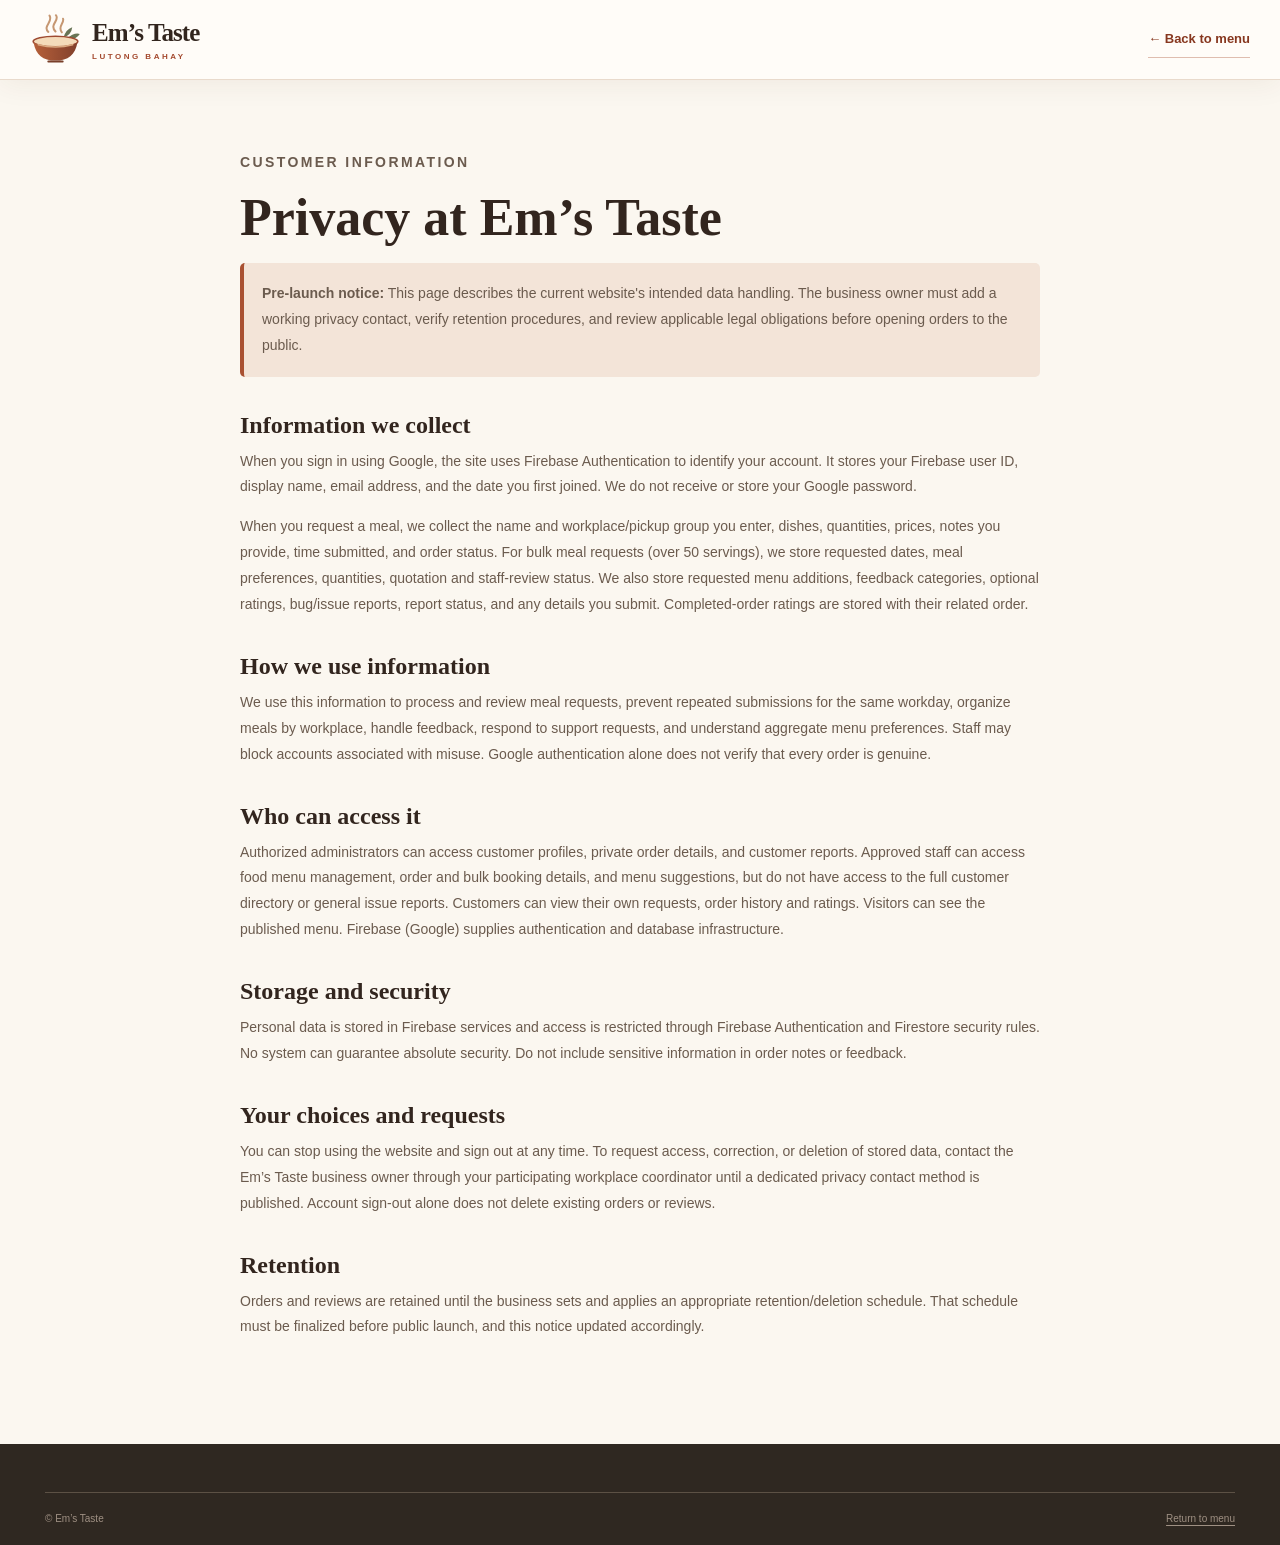
<file: privacy.html>
<!doctype html>
<html lang="en">
<head>
  <meta charset="utf-8">
  <meta name="viewport" content="width=device-width, initial-scale=1">
  <meta name="robots" content="noindex">
  <meta name="theme-color" content="#fcf8f1">
  <title>Privacy Notice | Em's Taste</title>
  <link rel="icon" href="logo.svg" type="image/svg+xml">
  <link rel="stylesheet" href="styles.css">
  <style>
    .privacy-main{max-width:800px;padding:70px 0 90px}
    .privacy-main h1{font:600 clamp(32px,5vw,52px) Georgia,serif;margin-bottom:16px}
    .privacy-main h2{font:600 24px Georgia,serif;margin:35px 0 10px}
    .privacy-main p,.privacy-main li{color:#6b5b4e;font-size:14px;line-height:1.85}
    .draft-note{padding:18px;background:#f3e4d8;border-left:4px solid #a95132;border-radius:5px}
    .privacy-main a{text-decoration:underline;text-underline-offset:3px}
  </style>
</head>
<body>
  <header class="site-header"><div class="shell nav-row">
    <a href="./" class="brand"><img src="logo.svg" alt="" width="49" height="49"><span class="brand-text"><strong>Em’s Taste</strong><small>LUTONG BAHAY</small></span></a>
    <a class="text-link" href="./">← Back to menu</a>
  </div></header>
  <main class="shell privacy-main">
    <p class="section-kicker">CUSTOMER INFORMATION</p>
    <h1>Privacy at Em’s Taste</h1>
    <p class="draft-note"><strong>Pre-launch notice:</strong> This page describes the current website's intended data handling. The business owner must add a working privacy contact, verify retention procedures, and review applicable legal obligations before opening orders to the public.</p>

    <h2>Information we collect</h2>
    <p>When you sign in using Google, the site uses Firebase Authentication to identify your account. It stores your Firebase user ID, display name, email address, and the date you first joined. We do not receive or store your Google password.</p>
    <p>When you request a meal, we collect the name and workplace/pickup group you enter, dishes, quantities, prices, notes you provide, time submitted, and order status. For bulk meal requests (over 50 servings), we store requested dates, meal preferences, quantities, quotation and staff-review status. We also store requested menu additions, feedback categories, optional ratings, bug/issue reports, report status, and any details you submit. Completed-order ratings are stored with their related order.</p>

    <h2>How we use information</h2>
    <p>We use this information to process and review meal requests, prevent repeated submissions for the same workday, organize meals by workplace, handle feedback, respond to support requests, and understand aggregate menu preferences. Staff may block accounts associated with misuse. Google authentication alone does not verify that every order is genuine.</p>

    <h2>Who can access it</h2>
    <p>Authorized administrators can access customer profiles, private order details, and customer reports. Approved staff can access food menu management, order and bulk booking details, and menu suggestions, but do not have access to the full customer directory or general issue reports. Customers can view their own requests, order history and ratings. Visitors can see the published menu. Firebase (Google) supplies authentication and database infrastructure.</p>

    <h2>Storage and security</h2>
    <p>Personal data is stored in Firebase services and access is restricted through Firebase Authentication and Firestore security rules. No system can guarantee absolute security. Do not include sensitive information in order notes or feedback.</p>

    <h2>Your choices and requests</h2>
    <p>You can stop using the website and sign out at any time. To request access, correction, or deletion of stored data, contact the Em’s Taste business owner through your participating workplace coordinator until a dedicated privacy contact method is published. Account sign-out alone does not delete existing orders or reviews.</p>

    <h2>Retention</h2>
    <p>Orders and reviews are retained until the business sets and applies an appropriate retention/deletion schedule. That schedule must be finalized before public launch, and this notice updated accordingly.</p>
  </main>
  <footer class="footer"><div class="shell footer-bottom"><span>© Em’s Taste</span><a href="./">Return to menu</a></div></footer>
</body></html>
</file>
<file: styles.css>
:root{--cream:#fcf8f1;--paper:#fffdfa;--ink:#35291f;--muted:#7a7069;--terracotta:#a95132;--terracotta-dark:#884028;--sand:#eddcc8;--sage:#74775a;--line:#ebdfd0;--peach:#f6ebe0;--heading:"Playfair Display",Georgia,serif;--body:"DM Sans",Arial,sans-serif}
*{box-sizing:border-box}html{scroll-behavior:smooth;scroll-padding-top:96px}body{margin:0;background:var(--cream);color:var(--ink);font-family:var(--body);font-size:15px;line-height:1.6}body.no-scroll{overflow:hidden}a{color:inherit;text-decoration:none}button,input,textarea{font:inherit}button{cursor:pointer}button:disabled{cursor:not-allowed}img,svg{max-width:100%}h1,h2,h3,p{margin-top:0}::selection{background:#edc6aa;color:var(--ink)}:focus-visible{outline:3px solid #c98b4e;outline-offset:3px}.shell{width:min(1190px,calc(100% - 64px));margin-inline:auto}.section-pad{padding:103px 0}.top-strip{height:32px;display:flex;align-items:center;justify-content:center;gap:13px;background:#74432d;color:#fff7e9;font-size:10px;letter-spacing:2px;font-weight:700;text-align:center}.tiny-star{font-size:11px;color:#e7b87d}
.site-header{background:rgba(252,248,241,.97);position:sticky;top:0;z-index:20;border-bottom:1px solid rgba(92,64,39,.1);backdrop-filter:blur(12px)}.nav-row{min-height:88px;display:flex;align-items:center;justify-content:space-between;gap:30px}.brand{display:inline-flex;align-items:center;gap:11px;flex-shrink:0}.brand img{width:54px;height:54px}.brand-text{display:flex;flex-direction:column;line-height:1.1}.brand-text strong{font:700 25px/1.2 var(--heading);letter-spacing:-.9px}.brand-text small{font-size:8px;letter-spacing:3px;color:var(--terracotta);font-weight:700;margin-top:5px}.main-nav{display:flex;align-items:center;gap:36px;margin-left:auto}.main-nav a{font-size:13px;color:#574c42;font-weight:600;transition:color .2s}.main-nav a:hover{color:var(--terracotta)}.cart-toggle{display:flex;align-items:center;gap:9px;background:#fff;border:1px solid var(--line);border-radius:100px;padding:10px 14px;color:var(--ink);font-size:12px;font-weight:700;transition:background .2s,transform .2s}.cart-toggle:hover{background:var(--peach);transform:translateY(-1px)}.cart-toggle svg{width:20px;height:20px}.cart-count{background:var(--terracotta);color:#fff;min-width:22px;height:22px;display:grid;place-items:center;border-radius:50%;font-size:11px}
.hero{overflow:hidden;background:radial-gradient(ellipse at 78% 25%,#fffdf9 0,#faf3e8 48%,#f7eddf 100%)}.hero-grid{display:grid;grid-template-columns:1.05fr .95fr;align-items:center;min-height:617px;gap:60px;padding-block:65px}.hero-copy{position:relative;z-index:1}.eyebrow,.section-kicker{font-size:11px;letter-spacing:2.4px;color:var(--terracotta);font-weight:700}.eyebrow{display:flex;gap:14px;align-items:center;margin-bottom:18px}.eyebrow-line{width:36px;height:1px;background:var(--terracotta)}.hero h1{font:500 clamp(43px,5.2vw,73px)/1.16 var(--heading);letter-spacing:-2.8px;margin-bottom:25px}.hero h1 em,.section-pad h2 em,.story-copy h2 em,.cta-row h2 em{color:var(--terracotta);font-weight:500}.hero-lead{max-width:470px;font-size:16px;line-height:1.85;color:#766c61;margin-bottom:31px}.hero-actions{display:flex;align-items:center;gap:26px;flex-wrap:wrap}.button{border-radius:7px;display:inline-flex;justify-content:center;align-items:center;gap:26px;min-height:53px;padding:14px 24px;border:1px solid transparent;font-weight:700;font-size:13px;transition:transform .2s,background .2s,box-shadow .2s;text-align:center}.button:hover:not(:disabled){transform:translateY(-2px);box-shadow:0 8px 25px #55240926}.button-primary{background:var(--terracotta);color:#fff}.button-primary:hover:not(:disabled){background:var(--terracotta-dark)}.button-primary:disabled{background:#b9aea3;color:white}.text-link{color:var(--terracotta-dark);font-weight:700;font-size:13px;border-bottom:1px solid #a951325e;padding-block:8px}.hero-divider{height:1px;background:#e4d5c2;max-width:480px;margin:36px 0 20px}.hero-points{display:flex;gap:24px;color:#776f64;font-size:11px;font-weight:600;flex-wrap:wrap}.hero-art{height:490px;display:grid;place-items:center;position:relative}.hero-art-ring{width:440px;height:440px;max-width:95%;border:1px solid #debda1;border-radius:50%;position:absolute;box-shadow:0 0 0 28px #f3e6d6,0 0 0 29px #e2ceba80}.hero-art-inner{z-index:1;width:365px;max-width:83%;height:390px;border-radius:46% 46% 43% 43%;background:radial-gradient(circle at 55% 28%,#fff9ec 0%,#f2dfc3 80%);display:flex;flex-direction:column;align-items:center;justify-content:center;box-shadow:0 12px 90px #95522c10}.art-overline{color:#856a56;letter-spacing:2.4px;font-size:10px;font-weight:700;margin-top:22px}.hero-bowl{width:300px;margin:8px auto 0;filter:drop-shadow(0 12px 10px #9d613f21)}.art-script{font:italic 24px var(--heading);margin-top:-3px;color:#854529}.art-caption{font-size:11px;letter-spacing:2px;margin-top:4px;color:#816e60;text-transform:uppercase}.art-floating{position:absolute;z-index:2;background:#fffdf8;box-shadow:0 8px 28px #7f4a2b17;padding:12px 15px;border-radius:4px;color:#9b5030;font-size:10px;letter-spacing:1.4px;font-weight:700}.art-floating-top{top:66px;right:0;transform:rotate(6deg)}.art-floating-bottom{bottom:73px;left:-21px;transform:rotate(-5deg)}
.order-notice{border-block:1px solid #e8d8c6;background:#f0e5d6}.notice-row{display:flex;align-items:center;gap:17px;min-height:94px}.notice-icon{color:var(--terracotta);font:48px/1 var(--heading)}.notice-main{display:flex;flex-direction:column;flex:1;gap:2px}.notice-main strong{font-size:14px}.notice-main span{font-size:12px;color:#75675d}.status-pill{border:1px solid #a6a57d;background:#e7e7d6;color:#656d4f;padding:8px 16px;border-radius:99px;font-size:11px;font-weight:700;white-space:nowrap}.status-pill.closed{color:#894a35;border-color:#dcad98;background:#f8e9e1}
.section-top{display:flex;justify-content:space-between;align-items:flex-end;gap:32px}.section-kicker{margin-bottom:12px}.section-pad h2,.story-copy h2,.cta-row h2{font:500 clamp(32px,3.7vw,48px)/1.3 var(--heading);letter-spacing:-1.4px;margin-bottom:15px}.section-desc{color:#766c62;max-width:550px;line-height:1.85}.menu-date-box{background:#fff;border:1px solid var(--line);border-radius:12px;min-width:224px;padding:17px 20px;box-shadow:0 6px 27px #63452a09}.menu-date-box span{display:block;color:var(--terracotta);font-size:9px;letter-spacing:2px;font-weight:700}.menu-date-box strong{display:block;font-size:17px;font-family:var(--heading);margin:3px 0}.menu-date-box small{display:block;color:#85786b;font-size:10px}.menu-toolbar{border-bottom:1px solid var(--line);display:flex;justify-content:space-between;align-items:center;margin-top:35px;margin-bottom:26px;gap:12px}.filters{display:flex;flex-wrap:wrap;gap:28px}.filter{border:0;border-bottom:2px solid transparent;background:transparent;padding:0 0 14px;color:#8a7d70;font-size:13px;font-weight:700}.filter:hover{color:var(--terracotta)}.filter.active{border-color:var(--terracotta);color:var(--terracotta)}.menu-count{font-size:11px;color:#998c80;padding-bottom:12px}.menu-grid{display:grid;grid-template-columns:repeat(3,minmax(0,1fr));gap:23px}.food-card{background:white;border:1px solid #ebdfd0;border-radius:15px;overflow:hidden;box-shadow:0 9px 30px #6946310a;display:flex;flex-direction:column;transition:transform .2s,box-shadow .2s}.food-card:hover{transform:translateY(-5px);box-shadow:0 17px 35px #69463116}.food-visual{height:184px;position:relative;display:flex;align-items:center;justify-content:center;overflow:hidden;background:linear-gradient(145deg,#f8ead9,#e6c9ab)}.food-visual.sage{background:linear-gradient(145deg,#eeeddb,#c9ccac)}.food-visual.coral{background:linear-gradient(145deg,#f9e8d8,#e7bba0)}.food-visual.cream{background:linear-gradient(145deg,#f8f0e5,#e8dbc8)}.food-visual img{width:100%;height:100%;object-fit:cover}.food-visual-icon{width:120px;height:120px;opacity:.9;filter:drop-shadow(0 13px 7px #8c51211d);transform:rotate(-7deg)}.food-visual::after{content:"";width:220px;height:220px;position:absolute;right:-65px;top:-105px;border-radius:50%;border:1px solid #ffffff6b}.food-tag{position:absolute;top:15px;left:15px;background:#ffffffed;color:#7b4b33;padding:5px 11px;font-size:9px;font-weight:700;border-radius:20px;letter-spacing:.6px;z-index:1}.food-content{padding:21px 21px 18px;display:flex;flex-direction:column;flex:1}.food-category{font-size:10px;color:var(--terracotta);letter-spacing:1.5px;text-transform:uppercase;font-weight:700;margin:0 0 5px}.food-content h3{font:600 22px/1.35 var(--heading);margin:0 0 7px}.food-description{color:#857a70;font-size:12px;line-height:1.7;min-height:44px;flex:1}.food-bottom{display:flex;align-items:center;justify-content:space-between;gap:10px;margin-top:16px}.price{font:700 20px var(--heading)}.add-button{height:37px;min-width:102px;border-radius:7px;border:1px solid #bd7b61;color:var(--terracotta-dark);background:#fffaf6;font-size:12px;font-weight:700}.add-button:hover:not(:disabled){background:#9f4e32;color:white}.add-button:disabled{border-color:#e2d6c9;color:#aaa099;background:#eeeae4}.menu-disclaimer{margin-top:24px;color:#8f8377;font-size:11px}
.steps-section{text-align:center;background:#f1e8dd}.steps-section h2{margin-bottom:46px}.steps{display:grid;grid-template-columns:repeat(3,1fr);gap:20px;text-align:left}.step{background:#fbf8f2;padding:32px 30px 29px;border:1px solid #e8dccc;border-radius:12px;position:relative}.step-number{position:absolute;right:23px;top:17px;font:500 33px var(--heading);color:#e7d9c5}.step-icon{width:52px;height:52px;display:grid;place-items:center;border-radius:50%;background:#f0ded0;color:var(--terracotta);font:30px var(--heading);margin-bottom:24px}.step h3{font:600 21px var(--heading);margin-bottom:10px}.step p{font-size:13px;color:#7d7067;line-height:1.8;margin-bottom:0}.step-footnote{margin-top:23px;font-size:12px;color:#837363}
.story-section{background:var(--paper);padding:105px 0}.story-grid{display:grid;grid-template-columns:.9fr 1.1fr;align-items:center;gap:110px}.story-mark{background:#efe1cd;min-height:370px;padding:30px;display:grid;place-items:center;position:relative}.story-mark:before,.story-mark:after{content:"";position:absolute;border:1px solid #d4b99b;inset:17px}.story-mark:after{inset:26px;border-color:#ffffffad}.story-mark-inner{z-index:1;display:flex;flex-direction:column;align-items:center;justify-content:center;gap:6px}.story-script{font:italic 35px/1.15 var(--heading);text-align:center;color:#99523a}.story-mark img{max-width:105px}.story-seal{font-weight:700;font-size:8px;letter-spacing:2px;color:#776049}.story-copy p:not(.section-kicker){font-size:15px;color:#7c7065;line-height:1.95}.story-signature{display:inline-block;margin-top:14px;font:italic 20px var(--heading);color:var(--terracotta)}.cta-section{background:#8c472f;color:#fff6ea;padding:67px 0}.cta-row{display:flex;justify-content:space-between;align-items:center;gap:25px}.cta-row h2{margin-bottom:8px}.cta-row h2 em{color:#f0c7a5}.cta-row .section-kicker{color:#efc4a6}.cta-row p:not(.section-kicker){color:#efddce;margin:0}.button-light{background:#fff7ed;color:#85432d}.button-light:hover{background:white}
.footer{background:#2f2821;color:#e9ddd0;padding:48px 0 18px}.footer-main,.footer-bottom{display:flex;justify-content:space-between;gap:20px}.footer-main{align-items:center;padding-bottom:34px}.footer-brand{display:flex;flex-direction:column;gap:4px;font-size:12px;color:#baa89a}.footer-title{font:500 30px var(--heading);color:white}.footer-info{display:flex;flex-direction:column;gap:4px;font-size:12px;text-align:right;color:#baa89a}.footer-bottom{border-top:1px solid #5c5145;padding-top:18px;font-size:10px;color:#9f9083}
.cart-overlay,.review-overlay{position:fixed;inset:0;background:#231a13a8;z-index:40}.cart-drawer{position:fixed;right:0;top:0;bottom:0;width:min(465px,100%);background:var(--paper);z-index:41;display:flex;flex-direction:column;transform:translateX(110%);visibility:hidden;transition:transform .28s ease,visibility .28s;box-shadow:-12px 0 45px #0002}.cart-drawer.open{transform:translateX(0);visibility:visible}.drawer-head{padding:23px 27px 18px;border-bottom:1px solid var(--line);display:flex;align-items:flex-start;justify-content:space-between}.drawer-head h2{font:600 30px var(--heading);margin-bottom:0}.drawer-head h2 span{font:500 16px var(--body);color:#9f9185}.drawer-head .section-kicker{margin-bottom:2px}.icon-close{height:37px;width:37px;display:grid;place-items:center;font-size:27px;line-height:1;background:#f6eee4;border:0;border-radius:50%;color:#7e523a}.icon-close:hover{background:#ecd8c3}.drawer-body{padding:22px 27px;flex:1;overflow:auto;overscroll-behavior:contain}.cart-items{display:grid;gap:14px}.empty-cart{text-align:center;padding:50px 15px 35px;color:#897a6b}.empty-cart-icon{display:block;font:48px var(--heading);color:var(--terracotta);margin-bottom:10px}.empty-cart strong{display:block;color:var(--ink);font:600 24px var(--heading)}.empty-cart p{font-size:13px}.cart-item{border-bottom:1px solid var(--line);padding-bottom:15px;display:flex;justify-content:space-between;gap:13px}.cart-item h3{font:600 17px var(--heading);margin-bottom:2px}.cart-item p{font-size:11px;color:var(--muted);margin-bottom:0}.cart-item-right{text-align:right;flex-shrink:0}.cart-item-right strong{font-size:13px}.quantity{display:flex;align-items:center;gap:12px;justify-content:flex-end;margin-top:11px}.quantity button{border:1px solid #dfcdb9;border-radius:50%;background:#fff9f3;width:26px;height:26px;color:var(--terracotta);font-size:17px;line-height:1}.quantity button:disabled{opacity:.4}.quantity span{font-size:12px;font-weight:700}.order-form{margin-top:28px}.order-form h3{font:600 21px var(--heading);margin-bottom:13px}.order-form label{display:block;font-size:12px;font-weight:700;margin:14px 0 6px}.optional{color:#a09284;font-weight:400}.order-form input,.order-form textarea{display:block;width:100%;background:#fff;border:1px solid #e1d4c6;border-radius:7px;padding:11px 12px;color:var(--ink);font-size:13px;outline:none}.order-form input:focus,.order-form textarea:focus{border-color:var(--terracotta);box-shadow:0 0 0 3px #cfa48832}.order-form textarea{resize:vertical}.drawer-footer{padding:20px 27px 24px;border-top:1px solid var(--line);box-shadow:0 -5px 12px #825c3107}.total-line{display:flex;align-items:center;justify-content:space-between}.total-line span{font-weight:700;font-size:13px}.total-line strong{font:600 27px var(--heading)}.cart-meta{font-size:11px;color:#8b7d70}.button-full{width:100%}.checkout-disclaimer{font-size:10px;color:#9a8a7d;line-height:1.55;margin:11px 0 0}
.review-overlay:not([hidden]){display:grid;place-items:center;padding:18px;z-index:60}.review-dialog{position:relative;background:var(--paper);border-radius:13px;padding:30px;width:min(520px,100%);max-height:calc(100vh - 35px);overflow:auto;box-shadow:0 24px 80px #0003}.review-close{position:absolute;right:16px;top:16px}.review-check{background:#e8efdd;width:54px;height:54px;color:#5d7344;display:grid;place-items:center;border-radius:50%;font-size:25px;margin-bottom:15px}.review-dialog h2{font:600 30px var(--heading);margin:4px 0 9px}.review-dialog>p:not(.section-kicker):not(.share-feedback){color:#7b6d62;font-size:13px}.order-summary{white-space:pre-wrap;word-break:break-word;max-height:230px;overflow:auto;background:#f4eadf;border:1px solid #e4d3bd;border-radius:7px;padding:17px;font:12px/1.7 ui-monospace,Consolas,monospace;color:#43352a}.review-actions{display:flex;gap:10px}.review-actions .button{flex:1;gap:5px}.button-outline{border-color:var(--terracotta);color:var(--terracotta);background:#fff}.share-feedback{font-size:12px;color:#637447;min-height:19px;margin:12px 0 0}.review-overlay[hidden],.cart-overlay[hidden]{display:none}
@media (max-width:980px){.hero-grid{gap:20px}.hero-art{height:440px}.hero-art-ring{width:330px;height:330px}.hero-art-inner{height:333px;width:315px}.hero-bowl{width:270px}.art-floating-bottom{left:2px}.main-nav{gap:20px}.story-grid{gap:50px}}
@media (max-width:760px){.shell{width:min(100% - 36px,580px)}.nav-row{min-height:72px;gap:15px}.brand img{width:44px;height:44px}.brand-text strong{font-size:22px}.main-nav{display:none}.cart-toggle{padding:8px 10px}.cart-word{display:none}.hero-grid{grid-template-columns:1fr;padding-block:63px 35px;gap:15px}.hero h1{letter-spacing:-1.6px}.hero-lead{font-size:14px}.hero-art{height:330px}.hero-art-ring{width:288px;height:288px;box-shadow:0 0 0 19px #f3e6d6,0 0 0 20px #e2ceba80}.hero-art-inner{height:284px;width:279px}.hero-bowl{width:235px;margin-top:0}.art-overline{font-size:9px}.art-script{font-size:20px}.art-floating{font-size:8px;padding:8px 10px}.art-floating-top{right:8px;top:36px}.art-floating-bottom{bottom:44px;left:2px}.notice-row{padding-block:17px;min-height:0;gap:11px}.notice-icon{font-size:36px}.notice-main strong{font-size:12px}.notice-main span{font-size:11px}.status-pill{font-size:9px;padding:7px 10px}.section-pad{padding:70px 0}.section-top{align-items:flex-start;flex-direction:column;gap:13px}.menu-date-box{width:100%;min-width:0}.menu-toolbar{margin-top:27px}.filters{gap:17px}.filter{font-size:12px}.menu-count{display:none}.menu-grid{grid-template-columns:repeat(2,minmax(0,1fr));gap:13px}.food-visual{height:147px}.food-visual-icon{width:95px;height:95px}.food-content{padding:13px}.food-content h3{font-size:18px}.food-description{font-size:11px;min-height:55px}.food-bottom{align-items:flex-start;flex-direction:column;gap:6px;margin-top:11px}.price{font-size:19px}.add-button{width:100%}.steps{grid-template-columns:1fr}.steps-section h2{margin-bottom:28px}.step{padding:24px}.step-icon{margin-bottom:14px}.story-section{padding:70px 0}.story-grid{grid-template-columns:1fr;gap:35px}.story-mark{min-height:280px}.story-script{font-size:31px}.story-copy p:not(.section-kicker){font-size:13px}.cta-row{flex-direction:column;align-items:flex-start}.footer-main{flex-direction:column;align-items:flex-start}.footer-info{text-align:left}.footer-bottom{flex-direction:column;gap:3px}.review-actions{flex-direction:column}}
@media (max-width:390px){.top-strip{letter-spacing:1px;font-size:8px}.shell{width:calc(100% - 28px)}.hero-actions{gap:15px}.hero-points{gap:12px}.hero-art-ring{max-width:83%}.food-visual{height:123px}.food-card h3{font-size:16px}.food-tag{font-size:8px;top:9px;left:9px;padding:4px 7px}.notice-icon{display:none}}
@media (prefers-reduced-motion:reduce){html{scroll-behavior:auto}*,*:before,*:after{animation-duration:.01ms!important;transition-duration:.01ms!important}}\n.checkout-error{color:#a93e2c;font-size:12px;line-height:1.5;margin-top:10px;min-height:2px}.footer-bottom a{text-decoration:underline;text-underline-offset:3px}.footer-bottom a:hover{color:#fff}\n
/* Signed-in customer experience */
.account-shortcut{border:1px solid var(--terracotta);background:#fffaf4;border-radius:50px;color:var(--terracotta-dark);font:700 12px var(--body);padding:9px 16px;white-space:nowrap}
.account-shortcut:hover{background:#f4e6d7}
.customer-section{background:#f9f2e8;border-bottom:1px solid var(--line);padding:28px 0}
.customer-shell{display:grid;gap:12px}
.customer-account-row{display:flex;align-items:center;justify-content:space-between;gap:20px}
.customer-account-row h2{font:600 25px var(--heading);margin:2px 0}
.customer-account-row .section-kicker{margin:0}
.customer-account-row p:not(.section-kicker){font-size:12px;color:var(--muted);margin:0}
.customer-actions{display:flex;align-items:center;gap:9px;flex-wrap:wrap}
.customer-actions .button{min-height:43px;padding:11px 17px;white-space:nowrap;font-size:12px}
.customer-privacy{font-size:11px;color:#8b7969;margin:0}
.customer-privacy a{text-decoration:underline;text-underline-offset:2px}
#customer-history{margin-top:13px;padding-top:17px;border-top:1px solid var(--line)}
#customer-history h3{font:600 24px var(--heading);margin-bottom:15px}
.my-orders{display:grid;grid-template-columns:repeat(auto-fit,minmax(260px,1fr));gap:13px}
.my-order-card{background:#fff;border:1px solid var(--line);border-radius:10px;padding:18px;min-width:0}
.my-order-card h4{font:600 18px var(--heading);margin:0 0 4px}
.my-order-card small{font-size:11px;color:#816f60}
.my-order-card p{font-size:12px;color:#6c5c50;margin:9px 0}
.my-order-card .order-status{font-weight:700;text-transform:capitalize;color:var(--terracotta-dark)}
.my-order-card .order-status.completed{color:#476938}
.my-review-form{border-top:1px solid var(--line);margin-top:14px;padding-top:12px}
.my-review-form label{display:block;font-size:12px;font-weight:700;margin-bottom:7px}
.my-review-form select,.my-review-form textarea{font:13px var(--body);padding:9px;border:1px solid #decbb8;background:#fff;border-radius:6px;width:100%;margin-bottom:8px}
.my-review-form .button{min-height:40px;font-size:12px}
.my-review-notice{font-size:12px;color:#4b683c}
.cart-auth-notice{margin:0 0 13px;padding:10px;border-radius:7px;background:#f4e4d4;color:#8d452c;font-size:12px}
@media(max-width:900px){.customer-account-row{align-items:flex-start;flex-direction:column}}
@media(max-width:760px){.nav-row{gap:9px}.account-shortcut{padding:8px;font-size:11px}.brand-text strong{font-size:19px}.cart-toggle{min-width:47px;gap:4px}.my-orders{grid-template-columns:1fr}}

/* Customer modules: feedback, meal ideas and large bookings. */
.customer-services{background:#fdfaf5;border-top:1px solid var(--line)}
.customer-service-grid{display:grid;grid-template-columns:repeat(2,minmax(0,1fr));gap:24px;margin-top:27px}
.customer-services h2{font:500 clamp(30px,3.5vw,45px)/1.25 var(--heading);margin:7px 0 13px}
.customer-services h2 em{color:var(--terracotta);font-weight:500}
.request-form{padding:25px;border:1px solid var(--line);border-radius:13px;background:#fff;box-shadow:0 8px 25px #624b3208;display:flex;flex-direction:column;gap:0;align-items:stretch}
.request-form h3{font:600 25px var(--heading);margin:0 0 6px}
.request-form .muted{color:#817365;font-size:12px;line-height:1.7}
.request-form label{display:block;font-size:12px;font-weight:700;margin:13px 0 6px}
.request-form input,.request-form select,.request-form textarea{width:100%;font:13px var(--body);padding:11px;border:1px solid #dfcbbb;background:#fff;border-radius:7px;color:var(--ink)}
.request-form textarea{resize:vertical}
.request-form .button{margin-top:21px;align-self:flex-start}
.request-form [role="status"]{font-size:12px;color:#a14a2f;min-height:1.5em;margin:8px 0 0}
.request-form [role="status"].good{color:#4d7740}
.customer-requests-history{margin-top:32px}
.customer-requests-history h3{font:600 24px var(--heading)}
.request-history-item{border:1px solid var(--line);background:#fff;padding:16px;border-radius:9px;margin-bottom:11px}
.request-history-item strong{font-size:14px}
.request-history-item span{float:right;color:var(--terracotta);font-size:12px;font-weight:700}
.request-history-item p{font-size:13px;color:#675b51;white-space:pre-wrap;overflow-wrap:anywhere;margin:6px 0}
.request-history-item small{font-size:11px;color:#948373}
.service-auth{font-size:13px;color:#8c5740;background:#f3e7d8;padding:13px;border-left:3px solid var(--terracotta)}
@media(max-width:790px){.customer-service-grid{grid-template-columns:1fr}.request-form{padding:18px}}


/* Usability patch: respect native hidden state even when buttons/cards define display. */
[hidden]{display:none!important}

/* Responsive site navigation. */
.nav-toggle{display:none;width:40px;height:40px;flex-shrink:0;align-items:center;justify-content:center;border:1px solid var(--line);border-radius:10px;background:#fff;color:var(--terracotta-dark);font-size:25px;line-height:1}
.nav-toggle:hover{background:var(--peach)}
.main-nav .staff-portal-link{color:var(--terracotta);font-weight:700}

/* Compact customer account with history opened only on demand. */
.customer-section{padding:40px 0;background:#faf2e7}
.customer-shell{gap:14px}
.customer-account-row h2{font-size:clamp(24px,3vw,32px)}
.customer-account-row .customer-actions{flex-shrink:0}
.account-orders-details{margin-top:13px;border:1px solid #e6d2c1;border-radius:10px;background:#fffefa;overflow:hidden}
.account-orders-details summary{list-style:none;cursor:pointer;display:flex;justify-content:space-between;align-items:center;gap:20px;padding:16px 20px;color:var(--terracotta-dark);font-size:13px;font-weight:700}
.account-orders-details summary::-webkit-details-marker{display:none}
.account-orders-details[open] summary{border-bottom:1px solid var(--line)}
.account-orders-details[open] summary span{transform:rotate(180deg)}
.account-orders-details .my-orders{padding:17px}
.customer-privacy{line-height:1.5}
.customer-services{padding-block:70px}
.customer-service-grid{gap:15px}
.request-disclosure{background:#fff;border:1px solid #e3d1c0;border-radius:12px;align-self:start;overflow:hidden}
.request-disclosure > summary{list-style:none;cursor:pointer;padding:22px;display:flex;flex-direction:column;gap:5px;color:var(--ink);position:relative}
.request-disclosure > summary::-webkit-details-marker{display:none}
.request-disclosure > summary::after{content:"+";position:absolute;right:18px;top:17px;font-size:27px;color:var(--terracotta)}
.request-disclosure[open] > summary::after{content:"−"}
.request-disclosure > summary strong{font:600 22px var(--heading);padding-right:25px}
.request-disclosure > summary small{font-size:12px;color:#8c7c6c}
.request-disclosure[open] > summary{border-bottom:1px solid var(--line)}
.request-disclosure .request-form{border:0;border-radius:0;box-shadow:none}
@media(max-width:980px){
  .main-nav{gap:17px}
}
@media(max-width:760px){
  .nav-row{min-height:67px;gap:8px}
  .site-header .nav-row{width:calc(100% - 24px)}
  .brand{gap:5px;min-width:0;margin-right:auto}
  .brand img{width:40px;height:40px;flex-shrink:0}
  .brand-text strong{font-size:18px;white-space:nowrap;letter-spacing:-.6px}
  .brand-text small{letter-spacing:1.7px;font-size:7px}
  .nav-toggle{display:flex}
  .main-nav{display:none;position:absolute;top:100%;left:0;right:0;width:100%;margin:0;
    background:#fffdfa;border-top:1px solid var(--line);border-bottom:1px solid var(--line);
    flex-direction:column;align-items:stretch;gap:0;max-height:calc(100dvh - 84px);overflow:auto;
    box-shadow:0 18px 28px #5d362122;z-index:25;padding:8px 20px 15px}
  .main-nav.is-open{display:flex}
  .main-nav a{padding:13px 10px;border-bottom:1px solid #f0e5d9;font-size:14px}
  .main-nav a:last-child{border-bottom:0}
  .account-shortcut{padding:8px 9px;font-size:10px;white-space:nowrap}
  .cart-toggle{padding:8px;min-width:48px}
  .customer-account-row{gap:14px}
  .customer-actions .button{min-height:40px}
  .customer-services{padding-block:58px}
}
@media(max-width:390px){
  .nav-row{gap:5px}
  .brand img{width:35px;height:35px}
  .brand-text strong{font-size:16px}
  .brand-text small{letter-spacing:1.1px}
  .account-shortcut{padding:7px 6px}
  .nav-toggle{width:36px;height:36px}
  .cart-toggle{padding:6px}
}

/* Keep first-time mobile visitors close to the food menu. */
@media(max-width:760px){
  .hero-grid{padding-block:34px 16px;gap:8px}
  .hero h1{font-size:clamp(35px,9vw,47px);line-height:1.13;margin-bottom:15px;letter-spacing:-1.2px}
  .hero-lead{font-size:13px;line-height:1.65;margin-bottom:19px}
  .hero-actions{gap:12px}
  .hero-actions .button{min-height:45px;padding:10px 16px}
  .hero-actions .text-link{font-size:12px}
  .hero-divider,.hero-points{display:none}
  .hero-art{height:215px}
  .hero-art-ring{width:206px;height:206px;box-shadow:0 0 0 12px #f3e6d6,0 0 0 13px #e2ceba80}
  .hero-art-inner{height:206px;width:203px}
  .hero-bowl{width:166px;margin:0}
  .art-overline{font-size:8px}
  .art-script{font-size:18px}
  .art-caption{font-size:8px}
  .art-floating{display:none}
}


/* Customer page finishing touches: clear in-page navigation and compact history. */
#menu,#how-it-works,#account-section,#customer-services,#story{scroll-margin-top:90px}
.service-auth a{color:inherit;font-weight:800;text-decoration:underline;text-underline-offset:3px}
.customer-requests-history{margin-top:22px;background:#fffdfa;border:1px solid #e3d1c0;border-radius:11px;overflow:hidden}
.customer-requests-history summary{cursor:pointer;padding:16px 20px;font-size:14px;font-weight:700;color:#80503b}
.customer-requests-history[open] summary{border-bottom:1px solid #e6d5c5}
.customer-requests-history #customer-service-history{padding:14px 17px}
.customer-requests-history .request-history-item:last-child{margin-bottom:0}
.request-form [role="status"]:empty{display:none}


/* Em's Taste storefront refresh | 2026 — a sign-in-first experience, without hiding the menu from guests. */
:root{--cream:#fbf7f0;--paper:#fffcf7;--ink:#32251e;--terracotta:#a4492e;--terracotta-dark:#87371f;--line:#eadccb}
.site-header{background:#fffcf8;border-bottom:1px solid #e9dacc;box-shadow:0 5px 28px #492e1410}
.site-header .shell{width:min(1280px,calc(100% - 60px))}
.nav-row{min-height:79px;gap:25px}
.brand{gap:11px}
.brand img{width:51px;height:51px}
.brand-text strong{font-size:25px}
.brand-text small{font-size:8px;letter-spacing:2.5px}
.main-nav{margin-inline:auto;gap:6px;min-width:0}
.main-nav a{display:inline-flex;align-items:center;min-height:39px;padding:7px 17px;border-radius:24px;white-space:nowrap;font-size:13px;font-weight:700;color:#5b4e40}
.main-nav a:hover{color:var(--terracotta-dark);background:#f7ebde}
.account-shortcut{padding:11px 19px;background:#a4492e;border:1px solid #a4492e;border-radius:99px;color:white;font-size:12px;font-weight:700;box-shadow:0 5px 17px #aa5c3b19}
.account-shortcut:hover{background:#853a24;color:#fff}
.cart-toggle{flex-shrink:0;min-width:64px;min-height:44px;padding:9px 13px;justify-content:center;border-radius:40px}
.cart-toggle .cart-word{display:none}
.cart-toggle .cart-count{width:23px;height:23px}
.nav-toggle{border-radius:12px}

/* Welcome is the first step for anonymous visitors; returning users skip it. */
.welcome-gate{min-height:calc(100svh - 82px);display:flex;align-items:center;overflow:hidden;background:
  radial-gradient(ellipse at 82% 29%,#fff8ed 0,transparent 40%),
  linear-gradient(130deg,#fcf8f2 0%,#f6eadb 100%);border-bottom:1px solid #eddbc6}
.welcome-layout{display:grid;grid-template-columns:minmax(0,1.07fr) minmax(0,.93fr);align-items:center;gap:54px;padding-block:76px}
.welcome-copy{position:relative;z-index:2;max-width:665px}
.welcome-eyebrow{display:inline-flex;align-items:center;gap:9px;font-size:11px;letter-spacing:2.15px;font-weight:800;color:#98603c;text-transform:uppercase}
.welcome-eyebrow-dot{width:9px;height:9px;background:#b66040;border-radius:50%;box-shadow:0 0 0 5px #f2dac5}
.welcome-copy h1{font:500 clamp(47px,5.1vw,77px)/1.16 var(--heading);letter-spacing:-3.1px;margin:23px 0 23px;text-wrap:balance}
.welcome-copy h1 em{font-weight:500;color:var(--terracotta);font-style:italic}
.welcome-copy>p:not(.welcome-status){color:#726355;font-size:16px;line-height:1.85;max-width:515px}
.welcome-auth-actions{display:flex;align-items:center;flex-wrap:wrap;gap:16px;margin-top:30px}
.welcome-google{min-height:56px;padding:11px 22px;gap:13px;border-radius:12px;box-shadow:0 10px 22px #88462823;font-size:14px}
.welcome-google span:last-child{font-size:17px;margin-left:4px}
.google-circle{height:27px;width:27px;display:grid;place-items:center;border-radius:100px;background:white;color:#3876dd;font:800 16px Arial,sans-serif;letter-spacing:-.5px}
.welcome-browse{border:0;background:transparent;min-height:45px;display:inline-flex;align-items:center;gap:12px;font-size:13px;font-weight:800;color:#72432e;padding:8px 5px}
.welcome-browse:hover{text-decoration:underline;text-underline-offset:5px}
.welcome-browse:disabled{opacity:.55}
.welcome-status{font-size:12px;color:#9b5e42;min-height:1.6em;line-height:1.6;margin:13px 0 12px}
.welcome-assurance{display:flex;gap:9px;align-items:center;flex-wrap:wrap;color:#86796b;font-size:11px;border-top:1px solid #e4d5c4;padding-top:16px;max-width:510px}
.welcome-assurance>span:first-child{color:#50744c;font-weight:800}
.assurance-sep{font-weight:700}
.welcome-visual{min-height:490px;position:relative;display:grid;place-items:center}
.welcome-visual-halo{height:445px;width:445px;max-width:96%;border-radius:50%;background:radial-gradient(circle,#f2ddc7 0,#edd7bf 65%,#e8cfb4 66%,#f7ecdf 67%);position:absolute;box-shadow:0 0 0 26px #eddbc9aa,0 0 0 27px #dfc3a85a}
.welcome-visual-card{position:relative;z-index:2;background:#fff9f0;border:1px solid #e7cdb3;border-radius:28px;width:320px;max-width:85%;padding:36px 30px 31px;display:flex;flex-direction:column;align-items:center;text-align:center;box-shadow:0 22px 60px #8a4f2726;transform:rotate(-2deg)}
.welcome-visual-card img{width:215px;height:215px;object-fit:contain;margin:8px auto 9px;filter:drop-shadow(0 14px 13px #ae6a3b1d)}
.welcome-visual-card strong{font:italic 29px var(--heading);color:#925037;font-weight:500}
.welcome-visual-card>span:last-child{font-size:10px;letter-spacing:2px;text-transform:uppercase;color:#95755f;margin-top:7px;font-weight:800}
.welcome-kitchen-label{font-size:9px;font-weight:800;letter-spacing:2.4px;color:#956b54}
.welcome-float{position:absolute;z-index:4;display:inline-flex;align-items:center;background:#fffefb;color:#95563e;font-size:11px;font-weight:800;box-shadow:0 9px 25px #69401c1c;padding:13px 18px;border:1px solid #f0e5d8;border-radius:9px}
.welcome-float-top{right:-10px;top:57px;transform:rotate(5deg)}
.welcome-float-bottom{bottom:40px;left:-15px;transform:rotate(-5deg)}

/* After sign-in, customers see an intentionally compact, menu-first storefront. */
.hero{background:linear-gradient(120deg,#fff9f0 0%,#f7e9d9 100%)}
.hero-grid{min-height:410px;grid-template-columns:1.2fr .8fr;gap:25px;padding-block:44px}
.hero h1{font-size:clamp(40px,4vw,57px);letter-spacing:-1.9px;line-height:1.17;margin-bottom:18px}
.hero-lead{font-size:15px;line-height:1.75;margin-bottom:21px;max-width:470px}
.hero-actions{gap:20px}
.hero-points{margin-top:21px;gap:14px 20px;font-size:11px}
.hero-art{height:330px}
.hero-art-ring{height:296px;width:296px;box-shadow:0 0 0 16px #f3e6d6,0 0 0 17px #e2ceba80}
.hero-art-inner{height:290px;width:285px}
.hero-bowl{width:231px;margin:0 auto}
.art-overline{margin-top:12px;font-size:8px}
.art-script{font-size:19px}
.art-caption{font-size:8px}
.art-floating{font-size:9px;padding:8px 11px}
.art-floating-top{right:5px;top:27px}
.art-floating-bottom{bottom:30px;left:4px}
.section-pad{padding-block:73px}
.order-notice .notice-row{min-height:75px}
.menu-section{background:#fffcf8}
.menu-date-box{box-shadow:none;background:#fffaf4}
.food-card{border-radius:16px;box-shadow:0 5px 20px #52321409}
.food-card:hover{transform:translateY(-3px);box-shadow:0 12px 28px #4f301a18}
.food-visual{height:178px}
.food-content{padding:18px 19px}
.food-content h3{font-size:20px}
.food-description{line-height:1.6}
.food-tag{font-size:10px}
.add-button{border-radius:9px}
#menu,#how-it-works,#account-section,#customer-services,#story{scroll-margin-top:95px}
@media(max-width:1100px){
  .main-nav{gap:0}
  .main-nav a{font-size:12px;padding:7px 11px}
  .nav-row{gap:13px}
  .welcome-layout{gap:28px}
  .welcome-visual-halo{width:370px;height:370px}
}
@media(max-width:930px){
  .site-header .nav-row{gap:11px}
  .nav-toggle{display:flex}
  .main-nav{display:none;position:absolute;top:100%;left:0;right:0;background:#fffdfa;
    border-top:1px solid var(--line);border-bottom:1px solid var(--line);
    flex-direction:column;align-items:stretch;gap:0;box-shadow:0 20px 35px #512b1e24;
    z-index:28;padding:9px max(22px,calc((100vw - 640px)/2));max-height:calc(100dvh - 80px);overflow-y:auto}
  .main-nav.is-open{display:flex}
  .main-nav a{font-size:14px;padding:13px 12px;border-bottom:1px solid #f0e4d7;border-radius:0}
  .main-nav a:last-child{border-bottom:0}
  .welcome-layout{grid-template-columns:1.15fr .85fr;gap:14px;padding-block:60px}
  .welcome-visual{min-height:370px}
  .welcome-visual-halo{width:300px;height:300px}
  .welcome-visual-card{width:250px;padding:24px 19px}
  .welcome-visual-card img{width:166px;height:166px}
  .welcome-float{font-size:9px}
  .welcome-float-top{right:0;top:25px}
  .welcome-float-bottom{left:0;bottom:12px}
}
@media(max-width:720px){
  .site-header .nav-row{width:calc(100% - 28px);min-height:67px;gap:9px}
  .site-header .brand{gap:6px}
  .site-header .brand img{width:40px;height:40px}
  .site-header .brand-text strong{font-size:19px}
  .site-header .brand-text small{font-size:7px;letter-spacing:1.9px}
  .account-shortcut{font-size:11px;padding:8px 12px}
  .cart-toggle{min-height:37px;min-width:45px;padding:7px 8px;gap:5px}
  .cart-toggle svg{height:18px;width:18px}
  .cart-count{font-size:10px;min-width:18px;height:18px;width:18px}
  .nav-toggle{height:38px;width:38px;font-size:21px}
  .welcome-gate{min-height:calc(100svh - 67px)}
  .welcome-layout{grid-template-columns:1fr;padding-block:58px 30px;gap:18px}
  .welcome-copy h1{font-size:clamp(37px,9vw,58px);letter-spacing:-1.5px;margin:18px 0}
  .welcome-copy>p:not(.welcome-status){font-size:14px;line-height:1.7}
  .welcome-auth-actions{margin-top:23px;gap:9px 19px}
  .welcome-google{font-size:13px;min-height:51px;padding:10px 17px}
  .welcome-browse{font-size:12px}
  .welcome-assurance{font-size:10px;padding-top:13px}
  .welcome-visual{min-height:200px}
  .welcome-visual-halo{width:182px;height:182px;box-shadow:0 0 0 12px #eddbc9aa}
  .welcome-visual-card{width:175px;padding:12px;max-width:60%;border-radius:17px}
  .welcome-visual-card img{width:90px;height:90px;margin:2px auto}
  .welcome-visual-card strong{font-size:18px}
  .welcome-visual-card>span:last-child{font-size:7px}
  .welcome-kitchen-label{font-size:7px}
  .welcome-float{display:none}
  .hero-grid{min-height:0;grid-template-columns:1fr;padding-block:30px 25px}
  .hero h1{font-size:clamp(32px,7.3vw,44px);line-height:1.16}
  .hero-lead{font-size:13px;line-height:1.65;margin-bottom:17px}
  .hero-art{display:none}
  .hero-points{display:none}
  .hero-actions .button{min-height:42px}
  .section-pad{padding-block:54px}
  .notice-row{min-height:0!important}
}
@media(max-width:410px){
  .site-header .brand img{width:35px;height:35px}
  .site-header .brand-text strong{font-size:16px}
  .site-header .brand-text small{font-size:6px;letter-spacing:1.2px}
  .account-shortcut{padding:7px 9px;font-size:10px}
  .cart-toggle{min-width:40px;padding:6px;gap:3px}
  .cart-count{min-width:17px;width:17px;height:17px}
  .nav-toggle{width:35px;height:35px}
  .welcome-layout{padding-top:45px}
  .welcome-assurance .assurance-sep{display:none}
}


/* Read-only Monday–Friday menu preview, separate from checkout. */
.weekly-preview-section{padding:64px 0 77px;background:#f5eadf;border-top:1px solid #ead8c6}
.weekly-preview-section[hidden]{display:none!important}
.weekly-preview-heading h2{font:500 clamp(28px,3.5vw,39px)/1.3 var(--heading);margin:4px 0 6px}
.weekly-preview-heading h2 em{color:var(--terracotta)}
.weekly-preview-heading p:not(.section-kicker){font-size:13px;color:#806d5e;margin:0 0 21px}
.weekly-preview-grid{display:grid;grid-template-columns:repeat(5,minmax(0,1fr));gap:12px}
.week-preview-card{background:#fffcf7;border:1px solid #e6d4c3;border-radius:13px;padding:16px;min-width:0;box-shadow:0 5px 15px #4b261808}
.week-preview-card.current{border:2px solid #a95635;padding:15px}
.week-preview-day{display:flex;flex-direction:column;gap:3px;border-bottom:1px solid #eaddd0;padding-bottom:9px}
.week-preview-day>span{font-size:13px;font-weight:800;color:#583b2c}
.week-preview-day small{font-size:11px;color:#8f7665}
.week-preview-mark{display:inline-flex;background:#f2dfd2;border-radius:20px;padding:3px 7px;font-size:9px;font-weight:800;color:#a24f32;margin-top:9px}
.week-preview-card ul{padding:0;list-style:none;margin:12px 0 0}
.week-preview-card li{display:flex;flex-direction:column;gap:3px;padding:6px 0;border-bottom:1px solid #f1e6dc}
.week-preview-card li:last-child{border:0}
.week-preview-card li strong{font-size:12px;font-weight:700;color:#644a3a}
.week-preview-card li span{font-size:11px;color:#9c6048}
.week-preview-empty{font-size:11px;color:#9b8878;line-height:1.5;margin:12px 0}
@media(max-width:900px){.weekly-preview-grid{grid-template-columns:repeat(3,minmax(0,1fr))}}
@media(max-width:650px){.weekly-preview-grid{grid-template-columns:repeat(2,minmax(0,1fr));gap:9px}.weekly-preview-section{padding:45px 0}}
@media(max-width:385px){.weekly-preview-grid{grid-template-columns:1fr}}

/* Attribution for temporary licensed food photography. */
.food-photo-credit{display:block;margin:-2px 0 12px;color:#877667;font-size:10px;line-height:1.5;overflow-wrap:anywhere}
.food-photo-credit a{color:#945137;text-decoration:underline;text-underline-offset:2px}
.food-photo-credit a:hover{color:#6a321f}
</file>
